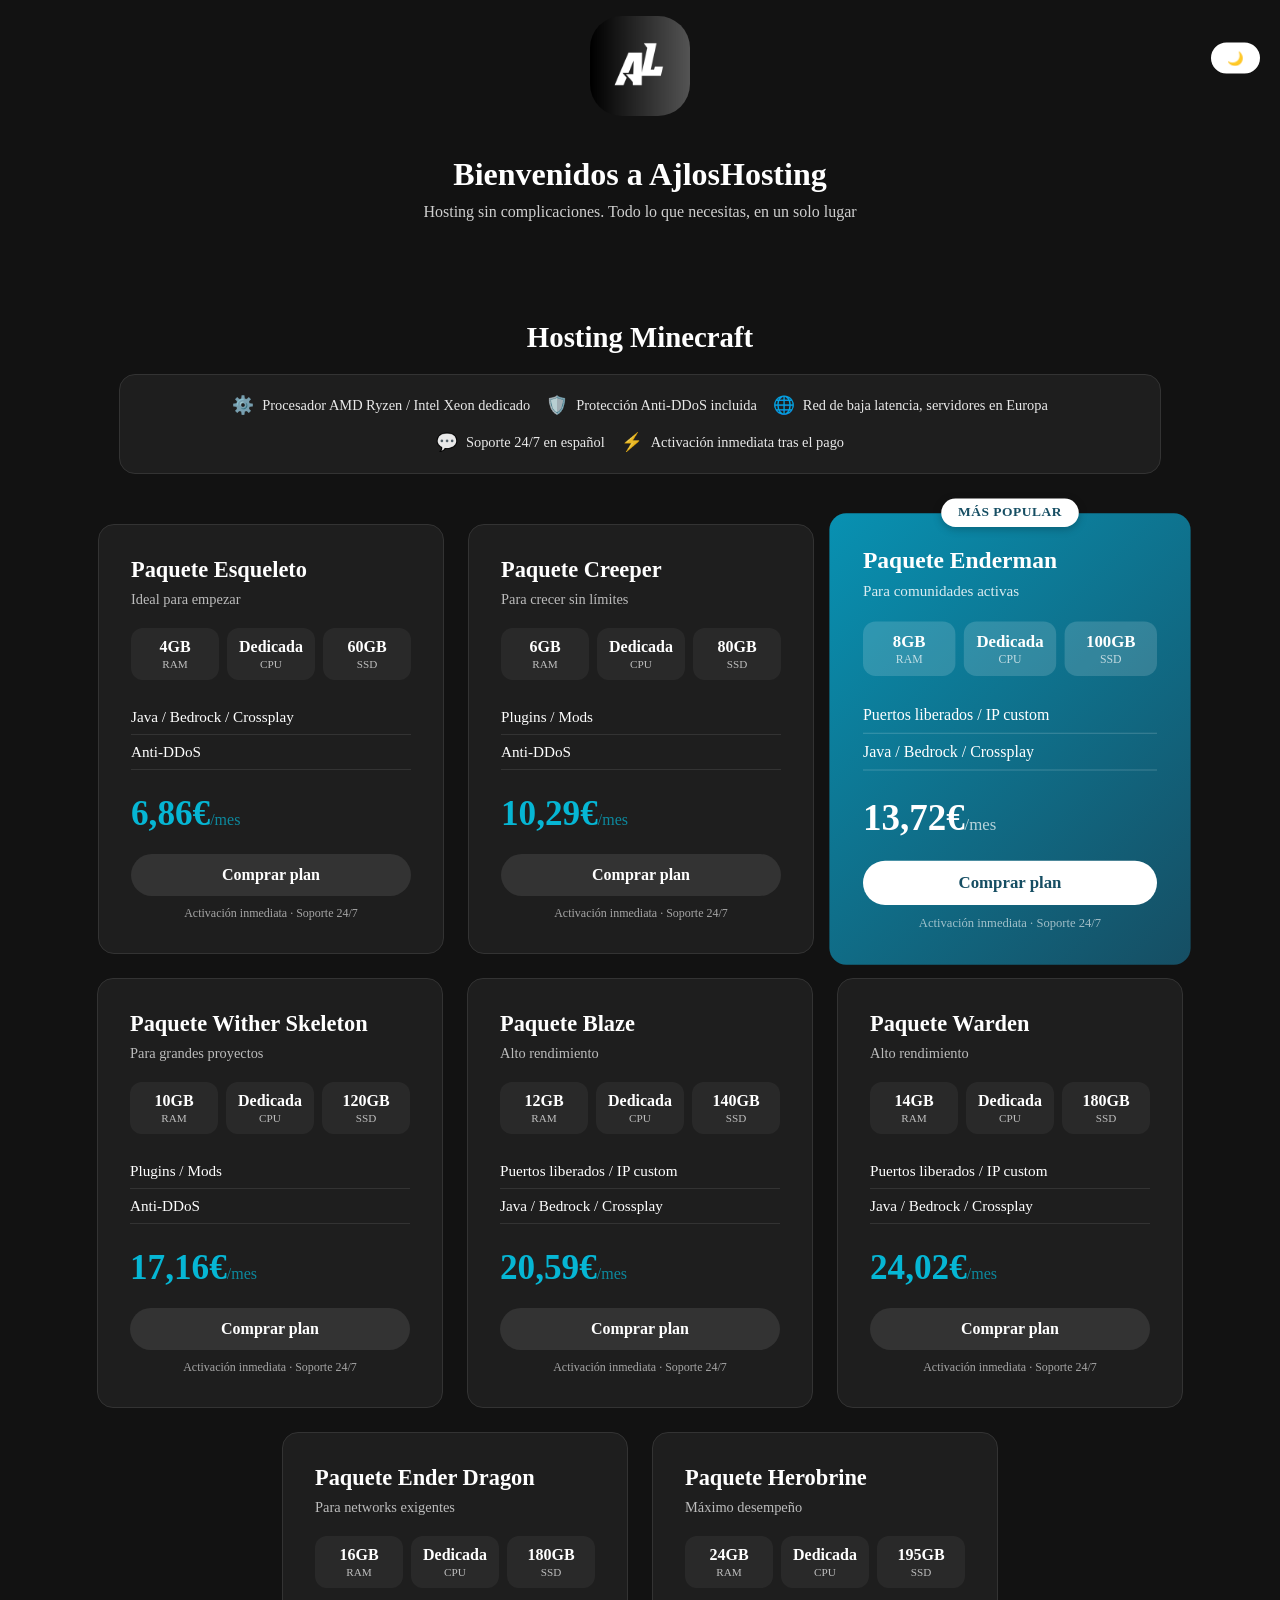
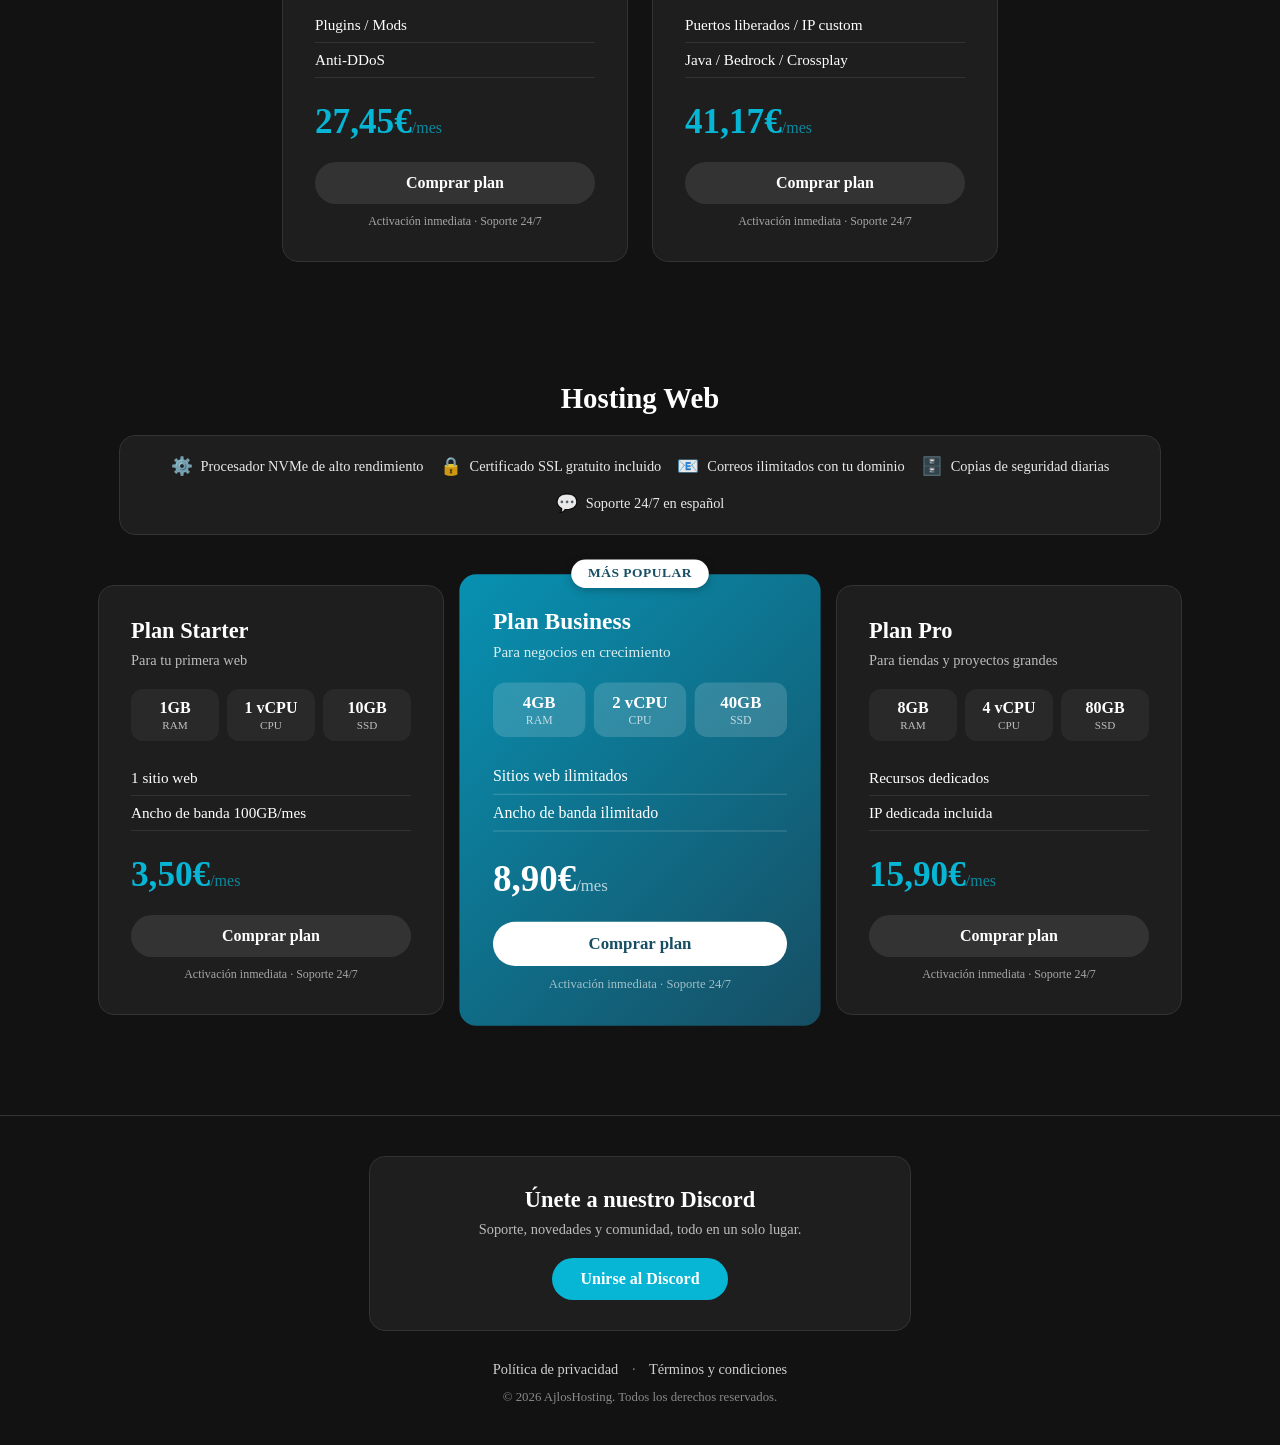
<file: index.html>
<!DOCTYPE html>
<html lang="es">
<head>
    <meta charset="UTF-8">
    <meta name="viewport" content="width=device-width, initial-scale=1.0">
    <title>AjlosHosting</title>

    <!-- SEO básico -->
    <meta name="description" content="Hosting sin complicaciones para Minecraft y proyectos web. Planes dedicados, Anti-DDoS y soporte 24/7 en español.">

    <!-- Open Graph (Discord, Facebook, WhatsApp) -->
    <meta property="og:title" content="AjlosHosting - Hosting Minecraft y Web">
    <meta property="og:description" content="Hosting sin complicaciones. Todo lo que necesitas, en un solo lugar. Planes dedicados con Anti-DDoS y soporte 24/7.">
    <meta property="og:image" content="https://tudominio.com/logo.png">
    <meta property="og:url" content="https://tudominio.com">
    <meta property="og:type" content="website">
    <meta property="og:site_name" content="AjlosHosting">

    <!-- Twitter Card -->
    <meta name="twitter:card" content="summary_large_image">
    <meta name="twitter:title" content="AjlosHosting - Hosting Minecraft y Web">
    <meta name="twitter:description" content="Hosting sin complicaciones. Todo lo que necesitas, en un solo lugar.">
    <meta name="twitter:image" content="https://tudominio.com/logo.png">

    <link rel="stylesheet" href="style.css">
</head>
<body>
    <div class="header">
        <img src="logo.png" alt="Logo" class="headerlogo">
        <button class="theme-toggle" id="themeToggle">🌙</button>
    </div>

    <div class="headerbottom">
        <h3 class="hbottomtit">
            Bienvenidos a AjlosHosting
        </h3>
        <p class="hbottomsub">
            Hosting sin complicaciones. Todo lo que necesitas, en un solo lugar
        </p>
    </div>

    <!-- ZONA MINECRAFT -->
    <section class="pricing-section">
        <h2 class="pricing-heading">Hosting Minecraft</h2>

        <div class="general-specs">
            <div class="general-spec-item">
                <span class="general-spec-icon">⚙️</span>
                <span>Procesador AMD Ryzen / Intel Xeon dedicado</span>
            </div>
            <div class="general-spec-item">
                <span class="general-spec-icon">🛡️</span>
                <span>Protección Anti-DDoS incluida</span>
            </div>
            <div class="general-spec-item">
                <span class="general-spec-icon">🌐</span>
                <span>Red de baja latencia, servidores en Europa</span>
            </div>
            <div class="general-spec-item">
                <span class="general-spec-icon">💬</span>
                <span>Soporte 24/7 en español</span>
            </div>
            <div class="general-spec-item">
                <span class="general-spec-icon">⚡</span>
                <span>Activación inmediata tras el pago</span>
            </div>
        </div>

        <div class="pricing">
            <div class="pricing-card">
                <h3 class="pricing-title">Paquete Esqueleto</h3>
                <p class="pricing-desc">Ideal para empezar</p>
                <div class="pricing-specs">
                    <div class="spec-box"><span class="spec-value">4GB</span><span class="spec-label">RAM</span></div>
                    <div class="spec-box"><span class="spec-value">Dedicada</span><span class="spec-label">CPU</span></div>
                    <div class="spec-box"><span class="spec-value">60GB</span><span class="spec-label">SSD</span></div>
                </div>
                <ul class="pricing-features">
                    <li>Java / Bedrock / Crossplay</li>
                    <li>Anti-DDoS</li>
                </ul>
                <div class="pricing-price">6,86€<span class="pricing-period">/mes</span></div>
                <a href="https://discord.gg/vCHmhmPGSZ" class="pricing-btn">Comprar plan</a>
                <p class="pricing-note">Activación inmediata · Soporte 24/7</p>
            </div>

            <div class="pricing-card">
                <h3 class="pricing-title">Paquete Creeper</h3>
                <p class="pricing-desc">Para crecer sin límites</p>
                <div class="pricing-specs">
                    <div class="spec-box"><span class="spec-value">6GB</span><span class="spec-label">RAM</span></div>
                    <div class="spec-box"><span class="spec-value">Dedicada</span><span class="spec-label">CPU</span></div>
                    <div class="spec-box"><span class="spec-value">80GB</span><span class="spec-label">SSD</span></div>
                </div>
                <ul class="pricing-features">
                    <li>Plugins / Mods</li>
                    <li>Anti-DDoS</li>
                </ul>
                <div class="pricing-price">10,29€<span class="pricing-period">/mes</span></div>
                <a href="https://discord.gg/vCHmhmPGSZ" class="pricing-btn">Comprar plan</a>
                <p class="pricing-note">Activación inmediata · Soporte 24/7</p>
            </div>

            <div class="pricing-card pricing-featured">
                <span class="pricing-badge">MÁS POPULAR</span>
                <h3 class="pricing-title">Paquete Enderman</h3>
                <p class="pricing-desc">Para comunidades activas</p>
                <div class="pricing-specs">
                    <div class="spec-box"><span class="spec-value">8GB</span><span class="spec-label">RAM</span></div>
                    <div class="spec-box"><span class="spec-value">Dedicada</span><span class="spec-label">CPU</span></div>
                    <div class="spec-box"><span class="spec-value">100GB</span><span class="spec-label">SSD</span></div>
                </div>
                <ul class="pricing-features">
                    <li>Puertos liberados / IP custom</li>
                    <li>Java / Bedrock / Crossplay</li>
                </ul>
                <div class="pricing-price">13,72€<span class="pricing-period">/mes</span></div>
                <a href="https://discord.gg/vCHmhmPGSZ" class="pricing-btn pricing-btn-featured">Comprar plan</a>
                <p class="pricing-note">Activación inmediata · Soporte 24/7</p>
            </div>

            <div class="pricing-card">
                <h3 class="pricing-title">Paquete Wither Skeleton</h3>
                <p class="pricing-desc">Para grandes proyectos</p>
                <div class="pricing-specs">
                    <div class="spec-box"><span class="spec-value">10GB</span><span class="spec-label">RAM</span></div>
                    <div class="spec-box"><span class="spec-value">Dedicada</span><span class="spec-label">CPU</span></div>
                    <div class="spec-box"><span class="spec-value">120GB</span><span class="spec-label">SSD</span></div>
                </div>
                <ul class="pricing-features">
                    <li>Plugins / Mods</li>
                    <li>Anti-DDoS</li>
                </ul>
                <div class="pricing-price">17,16€<span class="pricing-period">/mes</span></div>
                <a href="https://discord.gg/vCHmhmPGSZ" class="pricing-btn">Comprar plan</a>
                <p class="pricing-note">Activación inmediata · Soporte 24/7</p>
            </div>

            <div class="pricing-card">
                <h3 class="pricing-title">Paquete Blaze</h3>
                <p class="pricing-desc">Alto rendimiento</p>
                <div class="pricing-specs">
                    <div class="spec-box"><span class="spec-value">12GB</span><span class="spec-label">RAM</span></div>
                    <div class="spec-box"><span class="spec-value">Dedicada</span><span class="spec-label">CPU</span></div>
                    <div class="spec-box"><span class="spec-value">140GB</span><span class="spec-label">SSD</span></div>
                </div>
                <ul class="pricing-features">
                    <li>Puertos liberados / IP custom</li>
                    <li>Java / Bedrock / Crossplay</li>
                </ul>
                <div class="pricing-price">20,59€<span class="pricing-period">/mes</span></div>
                <a href="https://discord.gg/vCHmhmPGSZ" class="pricing-btn">Comprar plan</a>
                <p class="pricing-note">Activación inmediata · Soporte 24/7</p>
            </div>

            <div class="pricing-card">
                <h3 class="pricing-title">Paquete Warden</h3>
                <p class="pricing-desc">Alto rendimiento</p>
                <div class="pricing-specs">
                    <div class="spec-box"><span class="spec-value">14GB</span><span class="spec-label">RAM</span></div>
                    <div class="spec-box"><span class="spec-value">Dedicada</span><span class="spec-label">CPU</span></div>
                    <div class="spec-box"><span class="spec-value">180GB</span><span class="spec-label">SSD</span></div>
                </div>
                <ul class="pricing-features">
                    <li>Puertos liberados / IP custom</li>
                    <li>Java / Bedrock / Crossplay</li>
                </ul>
                <div class="pricing-price">24,02€<span class="pricing-period">/mes</span></div>
                <a href="https://discord.gg/vCHmhmPGSZ" class="pricing-btn">Comprar plan</a>
                <p class="pricing-note">Activación inmediata · Soporte 24/7</p>
            </div>

            <div class="pricing-card">
                <h3 class="pricing-title">Paquete Ender Dragon</h3>
                <p class="pricing-desc">Para networks exigentes</p>
                <div class="pricing-specs">
                    <div class="spec-box"><span class="spec-value">16GB</span><span class="spec-label">RAM</span></div>
                    <div class="spec-box"><span class="spec-value">Dedicada</span><span class="spec-label">CPU</span></div>
                    <div class="spec-box"><span class="spec-value">180GB</span><span class="spec-label">SSD</span></div>
                </div>
                <ul class="pricing-features">
                    <li>Plugins / Mods</li>
                    <li>Anti-DDoS</li>
                </ul>
                <div class="pricing-price">27,45€<span class="pricing-period">/mes</span></div>
                <a href="https://discord.gg/vCHmhmPGSZ" class="pricing-btn">Comprar plan</a>
                <p class="pricing-note">Activación inmediata · Soporte 24/7</p>
            </div>

            <div class="pricing-card">
                <h3 class="pricing-title">Paquete Herobrine</h3>
                <p class="pricing-desc">Máximo desempeño</p>
                <div class="pricing-specs">
                    <div class="spec-box"><span class="spec-value">24GB</span><span class="spec-label">RAM</span></div>
                    <div class="spec-box"><span class="spec-value">Dedicada</span><span class="spec-label">CPU</span></div>
                    <div class="spec-box"><span class="spec-value">195GB</span><span class="spec-label">SSD</span></div>
                </div>
                <ul class="pricing-features">
                    <li>Puertos liberados / IP custom</li>
                    <li>Java / Bedrock / Crossplay</li>
                </ul>
                <div class="pricing-price">41,17€<span class="pricing-period">/mes</span></div>
                <a href="https://discord.gg/vCHmhmPGSZ" class="pricing-btn">Comprar plan</a>
                <p class="pricing-note">Activación inmediata · Soporte 24/7</p>
            </div>
        </div>
    </section>

    <!-- ZONA WEB HOSTING -->
    <section class="pricing-section">
        <h2 class="pricing-heading">Hosting Web</h2>

        <div class="general-specs">
            <div class="general-spec-item">
                <span class="general-spec-icon">⚙️</span>
                <span>Procesador NVMe de alto rendimiento</span>
            </div>
            <div class="general-spec-item">
                <span class="general-spec-icon">🔒</span>
                <span>Certificado SSL gratuito incluido</span>
            </div>
            <div class="general-spec-item">
                <span class="general-spec-icon">📧</span>
                <span>Correos ilimitados con tu dominio</span>
            </div>
            <div class="general-spec-item">
                <span class="general-spec-icon">🗄️</span>
                <span>Copias de seguridad diarias</span>
            </div>
            <div class="general-spec-item">
                <span class="general-spec-icon">💬</span>
                <span>Soporte 24/7 en español</span>
            </div>
        </div>

        <div class="pricing">
            <div class="pricing-card">
                <h3 class="pricing-title">Plan Starter</h3>
                <p class="pricing-desc">Para tu primera web</p>
                <div class="pricing-specs">
                    <div class="spec-box"><span class="spec-value">1GB</span><span class="spec-label">RAM</span></div>
                    <div class="spec-box"><span class="spec-value">1 vCPU</span><span class="spec-label">CPU</span></div>
                    <div class="spec-box"><span class="spec-value">10GB</span><span class="spec-label">SSD</span></div>
                </div>
                <ul class="pricing-features">
                    <li>1 sitio web</li>
                    <li>Ancho de banda 100GB/mes</li>
                </ul>
                <div class="pricing-price">3,50€<span class="pricing-period">/mes</span></div>
                <a href="https://discord.gg/vCHmhmPGSZ" class="pricing-btn">Comprar plan</a>
                <p class="pricing-note">Activación inmediata · Soporte 24/7</p>
            </div>

            <div class="pricing-card pricing-featured">
                <span class="pricing-badge">MÁS POPULAR</span>
                <h3 class="pricing-title">Plan Business</h3>
                <p class="pricing-desc">Para negocios en crecimiento</p>
                <div class="pricing-specs">
                    <div class="spec-box"><span class="spec-value">4GB</span><span class="spec-label">RAM</span></div>
                    <div class="spec-box"><span class="spec-value">2 vCPU</span><span class="spec-label">CPU</span></div>
                    <div class="spec-box"><span class="spec-value">40GB</span><span class="spec-label">SSD</span></div>
                </div>
                <ul class="pricing-features">
                    <li>Sitios web ilimitados</li>
                    <li>Ancho de banda ilimitado</li>
                </ul>
                <div class="pricing-price">8,90€<span class="pricing-period">/mes</span></div>
                <a href="https://discord.gg/vCHmhmPGSZ" class="pricing-btn pricing-btn-featured">Comprar plan</a>
                <p class="pricing-note">Activación inmediata · Soporte 24/7</p>
            </div>

            <div class="pricing-card">
                <h3 class="pricing-title">Plan Pro</h3>
                <p class="pricing-desc">Para tiendas y proyectos grandes</p>
                <div class="pricing-specs">
                    <div class="spec-box"><span class="spec-value">8GB</span><span class="spec-label">RAM</span></div>
                    <div class="spec-box"><span class="spec-value">4 vCPU</span><span class="spec-label">CPU</span></div>
                    <div class="spec-box"><span class="spec-value">80GB</span><span class="spec-label">SSD</span></div>
                </div>
                <ul class="pricing-features">
                    <li>Recursos dedicados</li>
                    <li>IP dedicada incluida</li>
                </ul>
                <div class="pricing-price">15,90€<span class="pricing-period">/mes</span></div>
                <a href="https://discord.gg/vCHmhmPGSZ" class="pricing-btn">Comprar plan</a>
                <p class="pricing-note">Activación inmediata · Soporte 24/7</p>
            </div>
        </div>
    </section>

    <!-- FOOTER -->
    <footer class="site-footer">
        <div class="footer-discord">
            <h3 class="footer-discord-title">Únete a nuestro Discord</h3>
            <p class="footer-discord-text">Soporte, novedades y comunidad, todo en un solo lugar.</p>
            <a href="https://discord.gg/vCHmhmPGSZ" class="footer-discord-btn">Unirse al Discord</a>
        </div>

        <div class="footer-links">
            <a href="politica.html">Política de privacidad</a>
            <span class="footer-separator">·</span>
            <a href="terminos.html">Términos y condiciones</a>
        </div>

        <p class="footer-copy">© 2026 AjlosHosting. Todos los derechos reservados.</p>
    </footer>

    <script src="script.js"></script>
</body>
</html>
</file>
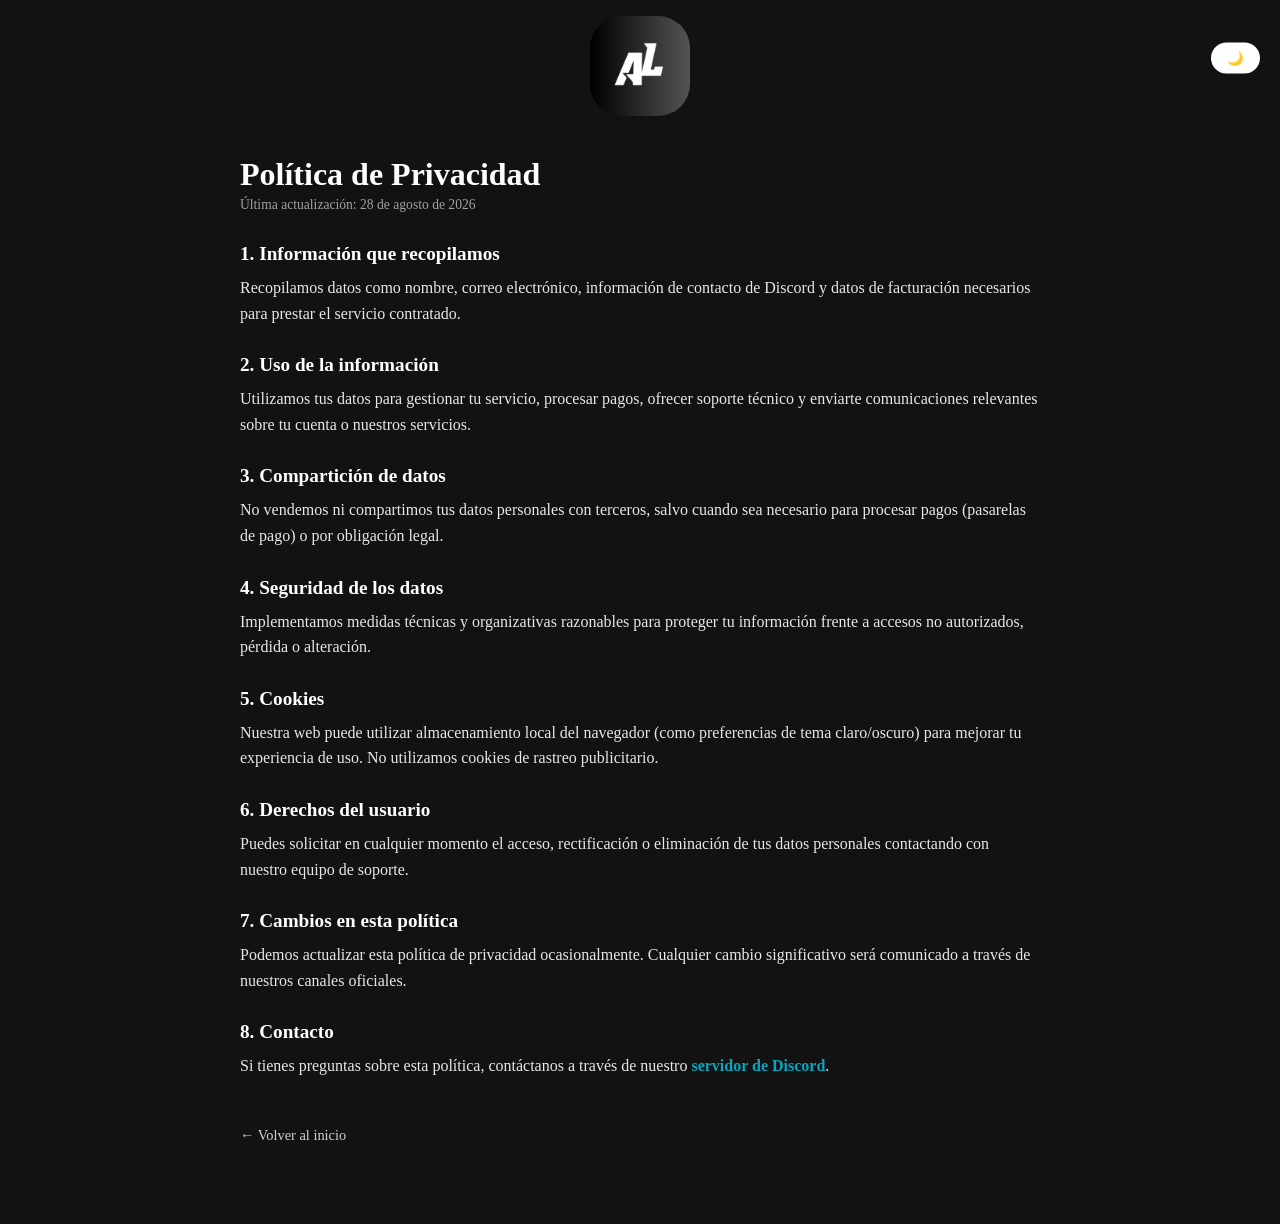
<file: politica.html>
<!DOCTYPE html>
<html lang="es">
<head>
    <meta charset="UTF-8">
    <meta name="viewport" content="width=device-width, initial-scale=1.0">
    <title>Política de Privacidad - AjlosHosting</title>
    <meta name="description" content="Política de privacidad y protección de datos de AjlosHosting.">
    <link rel="stylesheet" href="style.css">
</head>
<body>
    <div class="header">
        <img src="logo.png" alt="Logo" class="headerlogo">
        <button class="theme-toggle" id="themeToggle">🌙</button>
    </div>

    <main class="legal-page">
        <h1 class="legal-title">Política de Privacidad</h1>
        <p class="legal-updated">Última actualización: 28 de agosto de 2026</p>

        <section class="legal-section">
            <h2>1. Información que recopilamos</h2>
            <p>Recopilamos datos como nombre, correo electrónico, información de contacto de Discord y datos de facturación necesarios para prestar el servicio contratado.</p>
        </section>

        <section class="legal-section">
            <h2>2. Uso de la información</h2>
            <p>Utilizamos tus datos para gestionar tu servicio, procesar pagos, ofrecer soporte técnico y enviarte comunicaciones relevantes sobre tu cuenta o nuestros servicios.</p>
        </section>

        <section class="legal-section">
            <h2>3. Compartición de datos</h2>
            <p>No vendemos ni compartimos tus datos personales con terceros, salvo cuando sea necesario para procesar pagos (pasarelas de pago) o por obligación legal.</p>
        </section>

        <section class="legal-section">
            <h2>4. Seguridad de los datos</h2>
            <p>Implementamos medidas técnicas y organizativas razonables para proteger tu información frente a accesos no autorizados, pérdida o alteración.</p>
        </section>

        <section class="legal-section">
            <h2>5. Cookies</h2>
            <p>Nuestra web puede utilizar almacenamiento local del navegador (como preferencias de tema claro/oscuro) para mejorar tu experiencia de uso. No utilizamos cookies de rastreo publicitario.</p>
        </section>

        <section class="legal-section">
            <h2>6. Derechos del usuario</h2>
            <p>Puedes solicitar en cualquier momento el acceso, rectificación o eliminación de tus datos personales contactando con nuestro equipo de soporte.</p>
        </section>

        <section class="legal-section">
            <h2>7. Cambios en esta política</h2>
            <p>Podemos actualizar esta política de privacidad ocasionalmente. Cualquier cambio significativo será comunicado a través de nuestros canales oficiales.</p>
        </section>

        <section class="legal-section">
            <h2>8. Contacto</h2>
            <p>Si tienes preguntas sobre esta política, contáctanos a través de nuestro <a href="https://discord.gg/vCHmhmPGSZ" class="legal-link">servidor de Discord</a>.</p>
        </section>

        <a href="index.html" class="legal-back">← Volver al inicio</a>
    </main>

    <script src="script.js"></script>
</body>
</html>
</file>
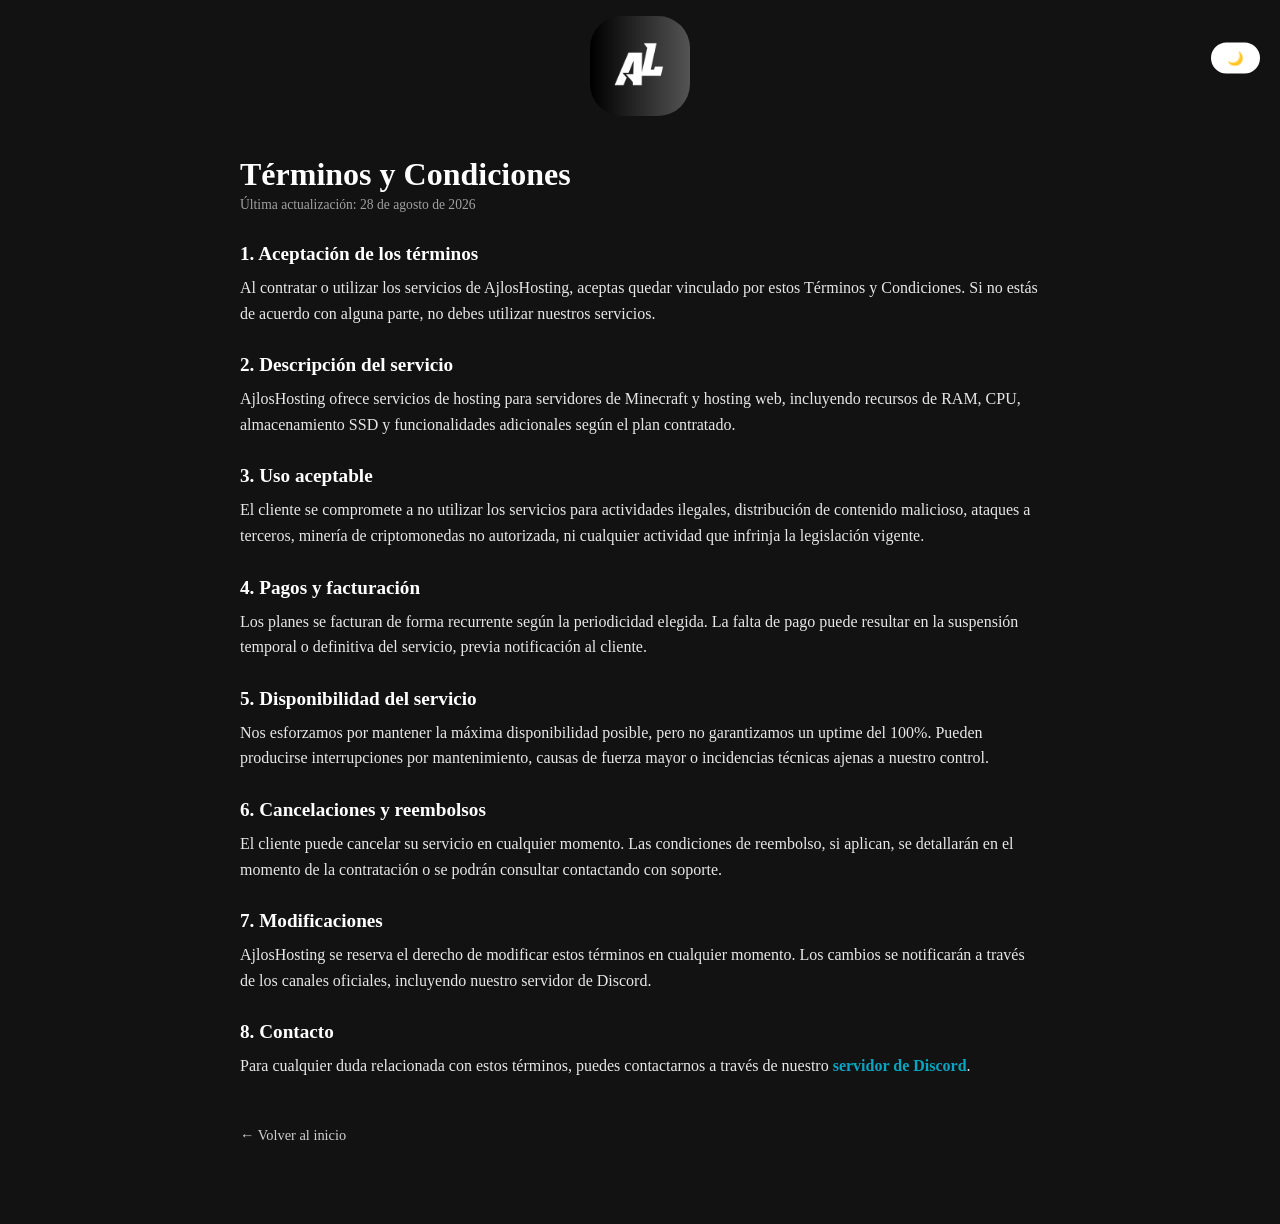
<file: terminos.html>
<!DOCTYPE html>
<html lang="es">
<head>
    <meta charset="UTF-8">
    <meta name="viewport" content="width=device-width, initial-scale=1.0">
    <title>Términos y Condiciones - AjlosHosting</title>
    <meta name="description" content="Términos y condiciones de uso de los servicios de AjlosHosting.">
    <link rel="stylesheet" href="style.css">
</head>
<body>
    <div class="header">
        <img src="logo.png" alt="Logo" class="headerlogo">
        <button class="theme-toggle" id="themeToggle">🌙</button>
    </div>

    <main class="legal-page">
        <h1 class="legal-title">Términos y Condiciones</h1>
        <p class="legal-updated">Última actualización: 28 de agosto de 2026</p>

        <section class="legal-section">
            <h2>1. Aceptación de los términos</h2>
            <p>Al contratar o utilizar los servicios de AjlosHosting, aceptas quedar vinculado por estos Términos y Condiciones. Si no estás de acuerdo con alguna parte, no debes utilizar nuestros servicios.</p>
        </section>

        <section class="legal-section">
            <h2>2. Descripción del servicio</h2>
            <p>AjlosHosting ofrece servicios de hosting para servidores de Minecraft y hosting web, incluyendo recursos de RAM, CPU, almacenamiento SSD y funcionalidades adicionales según el plan contratado.</p>
        </section>

        <section class="legal-section">
            <h2>3. Uso aceptable</h2>
            <p>El cliente se compromete a no utilizar los servicios para actividades ilegales, distribución de contenido malicioso, ataques a terceros, minería de criptomonedas no autorizada, ni cualquier actividad que infrinja la legislación vigente.</p>
        </section>

        <section class="legal-section">
            <h2>4. Pagos y facturación</h2>
            <p>Los planes se facturan de forma recurrente según la periodicidad elegida. La falta de pago puede resultar en la suspensión temporal o definitiva del servicio, previa notificación al cliente.</p>
        </section>

        <section class="legal-section">
            <h2>5. Disponibilidad del servicio</h2>
            <p>Nos esforzamos por mantener la máxima disponibilidad posible, pero no garantizamos un uptime del 100%. Pueden producirse interrupciones por mantenimiento, causas de fuerza mayor o incidencias técnicas ajenas a nuestro control.</p>
        </section>

        <section class="legal-section">
            <h2>6. Cancelaciones y reembolsos</h2>
            <p>El cliente puede cancelar su servicio en cualquier momento. Las condiciones de reembolso, si aplican, se detallarán en el momento de la contratación o se podrán consultar contactando con soporte.</p>
        </section>

        <section class="legal-section">
            <h2>7. Modificaciones</h2>
            <p>AjlosHosting se reserva el derecho de modificar estos términos en cualquier momento. Los cambios se notificarán a través de los canales oficiales, incluyendo nuestro servidor de Discord.</p>
        </section>

        <section class="legal-section">
            <h2>8. Contacto</h2>
            <p>Para cualquier duda relacionada con estos términos, puedes contactarnos a través de nuestro <a href="https://discord.gg/vCHmhmPGSZ" class="legal-link">servidor de Discord</a>.</p>
        </section>

        <a href="index.html" class="legal-back">← Volver al inicio</a>
    </main>

    <script src="script.js"></script>
</body>
</html>
</file>
<file: style.css>
:root {
    --bg-color: #121212;
    --text-color: #ffffff;
    --card-bg: #1e1e1e;
    --card-border: #333333;
    --accent: #06b6d4;
    --accent-gradient-1: #0891b2;
    --accent-gradient-2: #164e63;
    --btn-bg: #333333;
    --btn-bg-hover: #444444;
}

body.light-mode {
    --bg-color: #d1d1d1;
    --text-color: #000000;
    --card-bg: #ffffff;
    --card-border: #e0e0e0;
    --accent: #0891b2;
    --accent-gradient-1: #22d3ee;
    --accent-gradient-2: #0891b2;
    --btn-bg: #eeeeee;
    --btn-bg-hover: #dddddd;
}

body{
    display: flex;
    flex-direction: column;
    background-color: var(--bg-color);
    font-style: normal;
    color: var(--text-color);
    transition: background-color 0.3s ease, color 0.3s ease;
    margin: 0;
    min-height: 100vh;
}

.header {
    display: flex;
    justify-content: center;
    align-items: center;
    width: 100%;
    position: relative;
}

.headerlogo{
    margin-top: 1rem;
    width: 100px;
    height: 100px;
    border-radius: 2rem;
}

.theme-toggle {
    padding: 8px 16px;
    border: none;
    border-radius: 2rem;
    cursor: pointer;
    background-color: var(--text-color);
    color: var(--bg-color);
    font-weight: bold;
    position: absolute;
    right: 20px;
    top: 50%;
    transform: translateY(-50%);
}

.headerbottom {
    display: flex;
    flex-direction: column;
    align-items: center;
    text-align: center;
    padding: 40px 20px;
}

.hbottomtit {
    font-size: 2rem;
    margin: 0 0 10px 0;
}

.hbottomsub {
    font-size: 1rem;
    opacity: 0.8;
    margin: 0;
}

/* Secciones de precios */
.pricing-section {
    padding: 20px 20px 0 20px;
}

.pricing-heading {
    text-align: center;
    font-size: 1.8rem;
    margin: 40px 0 20px 0;
}

.general-specs {
    display: flex;
    justify-content: center;
    flex-wrap: wrap;
    gap: 16px;
    max-width: 1000px;
    margin: 0 auto 30px auto;
    background-color: var(--card-bg);
    border: 1px solid var(--card-border);
    border-radius: 1rem;
    padding: 20px;
}

.general-spec-item {
    display: flex;
    align-items: center;
    gap: 8px;
    font-size: 0.9rem;
    opacity: 0.9;
}

.general-spec-icon {
    font-size: 1.1rem;
}

.pricing {
    display: flex;
    justify-content: center;
    gap: 24px;
    flex-wrap: wrap;
    padding: 20px 20px 60px 20px;
}

.pricing-card {
    background-color: var(--card-bg);
    border: 1px solid var(--card-border);
    border-radius: 1rem;
    padding: 32px;
    width: 280px;
    display: flex;
    flex-direction: column;
    position: relative;
    transition: background-color 0.3s ease, border-color 0.3s ease;
}

.pricing-title {
    font-size: 1.4rem;
    margin: 0 0 8px 0;
}

.pricing-desc {
    color: var(--text-color);
    opacity: 0.7;
    margin: 0 0 20px 0;
    font-size: 0.9rem;
}

.pricing-specs {
    display: flex;
    justify-content: space-between;
    gap: 8px;
    margin-bottom: 20px;
}

.spec-box {
    flex: 1;
    display: flex;
    flex-direction: column;
    align-items: center;
    background-color: rgba(255, 255, 255, 0.05);
    border-radius: 0.75rem;
    padding: 10px 4px;
}

.pricing-featured .spec-box {
    background-color: rgba(255, 255, 255, 0.15);
}

.spec-value {
    font-weight: bold;
    font-size: 1rem;
}

.spec-label {
    font-size: 0.7rem;
    opacity: 0.7;
    margin-top: 2px;
}

.pricing-features {
    list-style: none;
    padding: 0;
    margin: 0 0 24px 0;
    flex-grow: 1;
}

.pricing-features li {
    padding: 8px 0;
    border-bottom: 1px solid var(--card-border);
    font-size: 0.95rem;
}

.pricing-price {
    font-size: 2.2rem;
    font-weight: bold;
    color: var(--accent);
    margin-bottom: 20px;
}

.pricing-period {
    font-size: 1rem;
    font-weight: normal;
    opacity: 0.7;
}

.pricing-btn {
    display: inline-block;
    text-align: center;
    text-decoration: none;
    padding: 12px;
    border-radius: 2rem;
    background-color: var(--btn-bg);
    color: var(--text-color);
    font-weight: bold;
    transition: background-color 0.2s ease;
}

.pricing-btn:hover {
    background-color: var(--btn-bg-hover);
}

.pricing-note {
    text-align: center;
    font-size: 0.75rem;
    opacity: 0.6;
    margin: 10px 0 0 0;
}

/* Tarjeta destacada */
.pricing-featured {
    background: linear-gradient(135deg, var(--accent-gradient-1), var(--accent-gradient-2));
    border: none;
    transform: scale(1.05);
    color: #ffffff;
}

.pricing-featured .pricing-desc {
    color: #ffffff;
    opacity: 0.85;
}

.pricing-badge {
    position: absolute;
    top: -14px;
    left: 50%;
    transform: translateX(-50%);
    background-color: #ffffff;
    color: var(--accent-gradient-2);
    font-size: 0.8rem;
    font-weight: 800;
    letter-spacing: 0.5px;
    padding: 6px 16px;
    border-radius: 1rem;
    box-shadow: 0 2px 8px rgba(0, 0, 0, 0.25);
}

.pricing-featured .pricing-price {
    color: #ffffff;
}

.pricing-featured .pricing-features li {
    border-bottom: 1px solid #ffffff33;
}

.pricing-btn-featured {
    background-color: #ffffff;
    color: var(--accent-gradient-2);
}

.pricing-btn-featured:hover {
    background-color: #eeeeee;
}

.site-footer {
    margin-top: 40px;
    padding: 40px 20px;
    text-align: center;
    border-top: 1px solid var(--card-border);
}

.footer-discord {
    background-color: var(--card-bg);
    border: 1px solid var(--card-border);
    border-radius: 1rem;
    max-width: 500px;
    margin: 0 auto 30px auto;
    padding: 30px 20px;
}

.footer-discord-title {
    margin: 0 0 8px 0;
    font-size: 1.4rem;
}

.footer-discord-text {
    margin: 0 0 20px 0;
    opacity: 0.7;
    font-size: 0.9rem;
}

.footer-discord-btn {
    display: inline-block;
    text-decoration: none;
    background-color: var(--accent);
    color: #ffffff;
    font-weight: bold;
    padding: 12px 28px;
    border-radius: 2rem;
    transition: opacity 0.2s ease;
}

.footer-discord-btn:hover {
    opacity: 0.85;
}

.footer-links {
    margin-bottom: 12px;
    font-size: 0.9rem;
}

.footer-links a {
    color: var(--text-color);
    text-decoration: none;
    opacity: 0.8;
}

.footer-links a:hover {
    opacity: 1;
    text-decoration: underline;
}

.footer-separator {
    margin: 0 10px;
    opacity: 0.5;
}

.footer-copy {
    font-size: 0.8rem;
    opacity: 0.5;
    margin: 0;
}

.legal-page {
    max-width: 800px;
    margin: 0 auto;
    padding: 20px 20px 80px 20px;
}

.legal-title {
    font-size: 2rem;
    margin: 20px 0 4px 0;
}

.legal-updated {
    opacity: 0.6;
    font-size: 0.85rem;
    margin: 0 0 30px 0;
}

.legal-section {
    margin-bottom: 28px;
}

.legal-section h2 {
    font-size: 1.2rem;
    margin: 0 0 10px 0;
}

.legal-section p {
    line-height: 1.6;
    opacity: 0.9;
    margin: 0;
}

.legal-link {
    color: var(--accent);
    font-weight: bold;
    text-decoration: none;
}

.legal-link:hover {
    text-decoration: underline;
}

.legal-back {
    display: inline-block;
    margin-top: 20px;
    color: var(--text-color);
    opacity: 0.8;
    text-decoration: none;
    font-size: 0.9rem;
}

.legal-back:hover {
    opacity: 1;
    text-decoration: underline;
}
</file>
